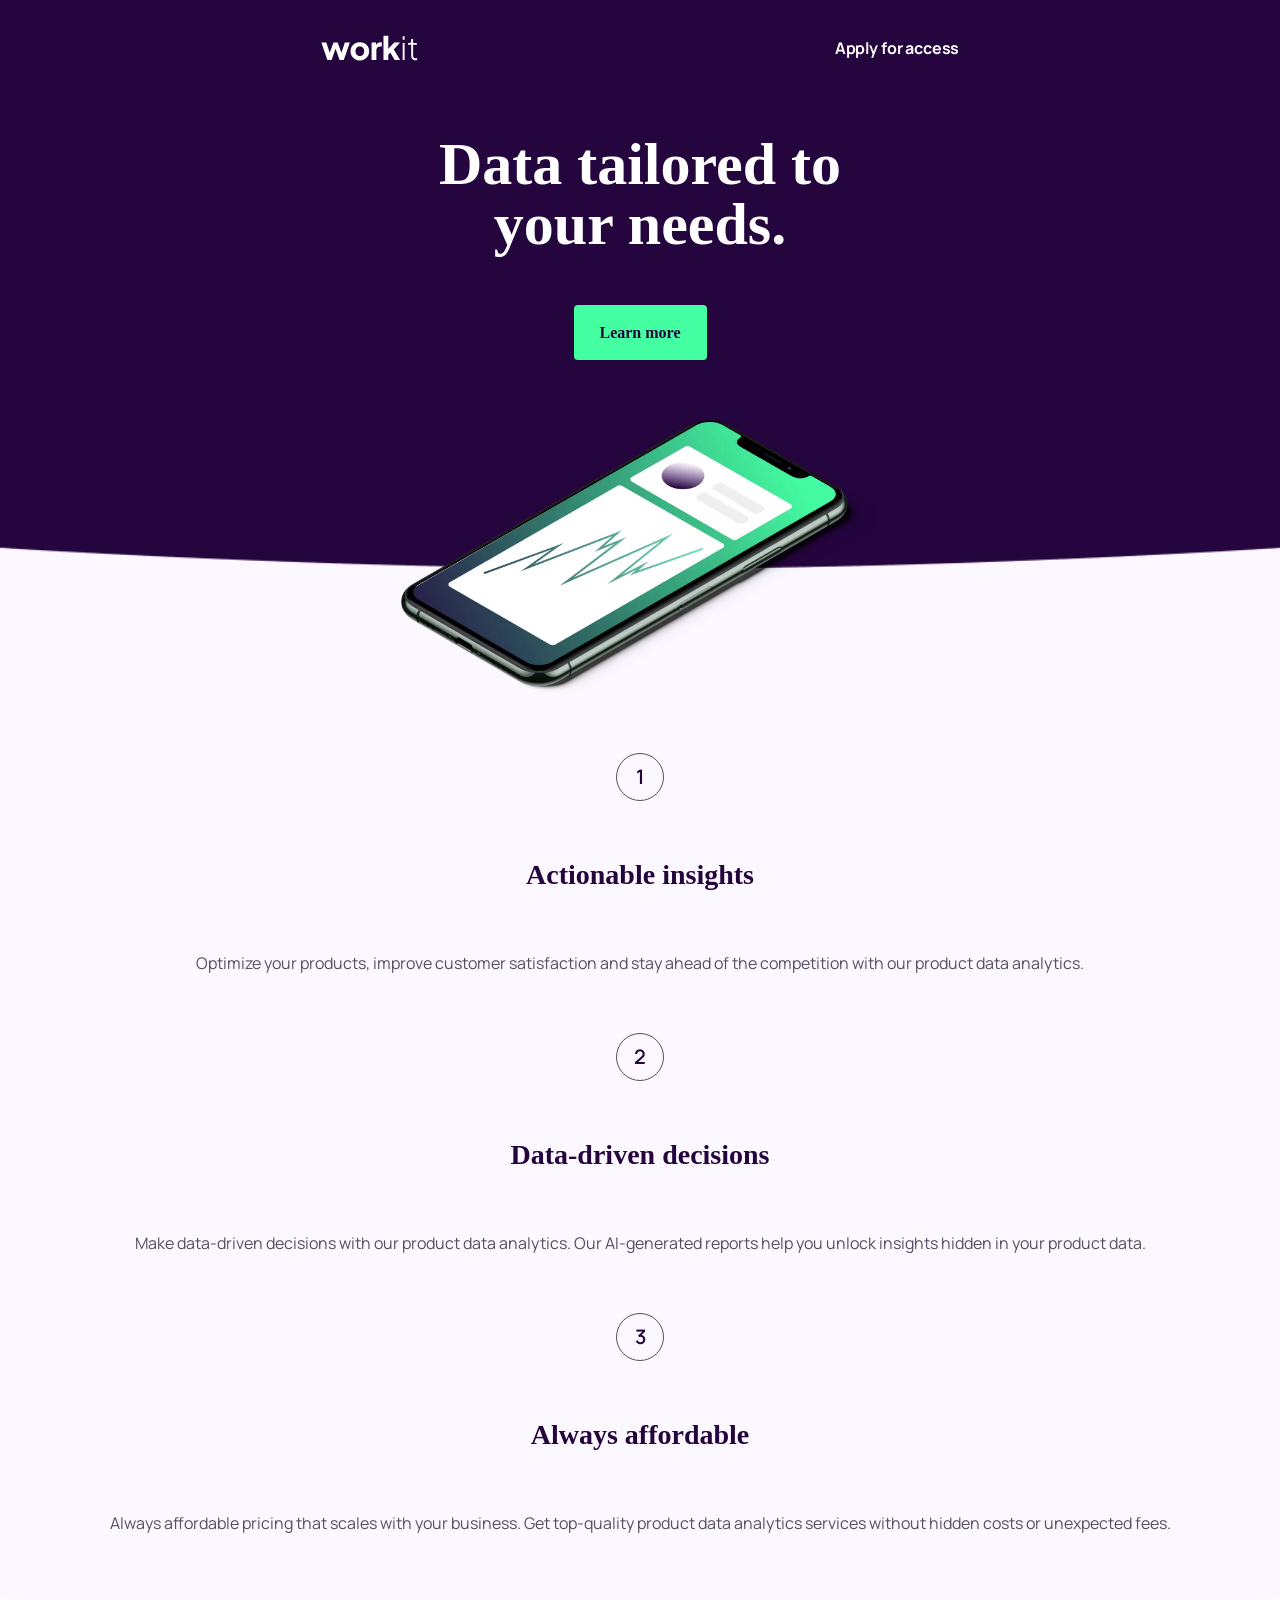
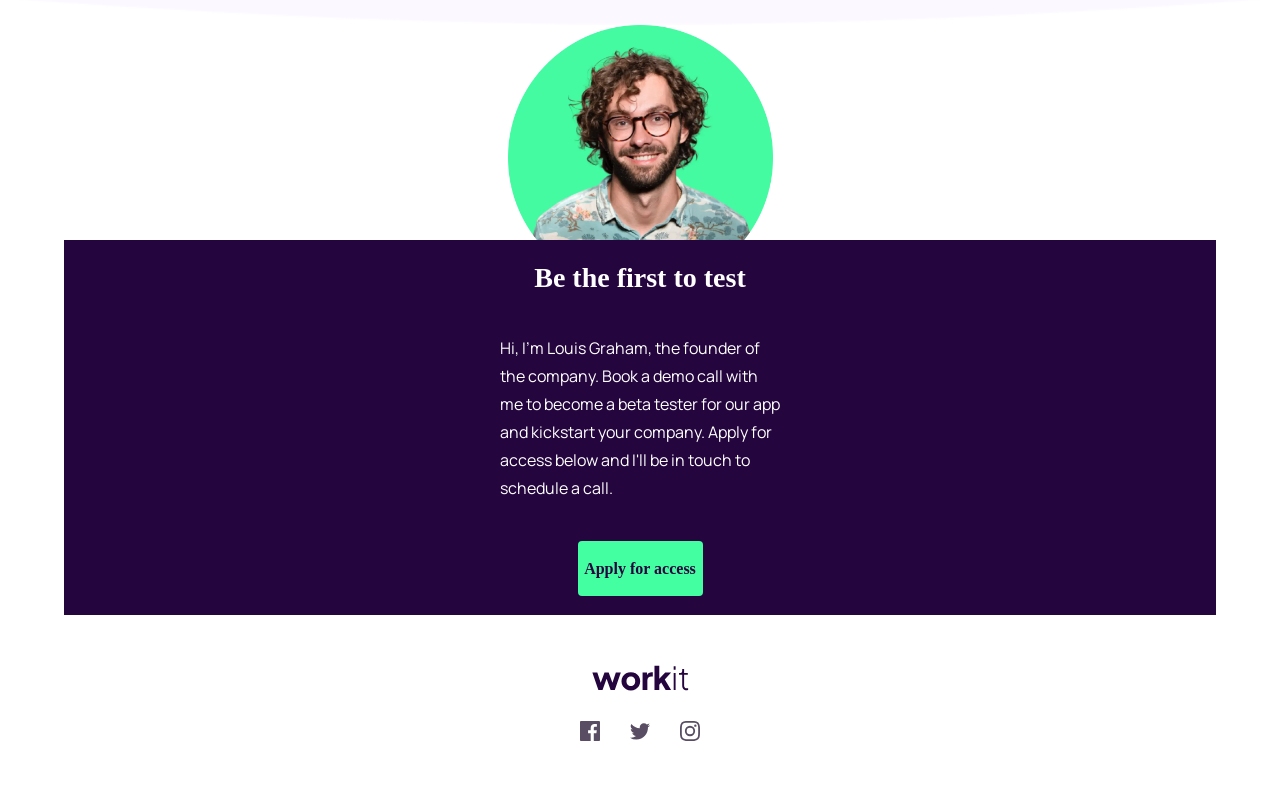
<file: index.html>
<!DOCTYPE html>
<html lang="en">
  <head>
    <meta charset="UTF-8" />
    <meta name="viewport" content="width=device-width, initial-scale=1.0" />
    <link rel="stylesheet" href="index.css" />

    <link
      rel="icon"
      type="image/png"
      sizes="32x32"
      href="./assets/images/favicon-32x32.png"
    />

    <title>Frontend Mentor | Workit landing page</title>
  </head>
  <body>
    <div class="header-features-container">
      <header>
        <nav>
          <img class="logo" src="assets/images/logo-light.svg" alt="logo" />
          <a class="apply-button">Apply for access</a>
        </nav>
        <section class="hero">
          <h1 class="header-heading">Data tailored to your needs.</h1>
          <a href="#" class="header-button">Learn more</a>
        </section>
      </header>
      <img
        class="image-hero"
        src="assets/images/image-hero.webp"
        alt="image-hero"
      />
      <section class="features">
        <div class="features-div">
          <article>
            <p class="features__marker">1</p>
            <h2>Actionable insights</h2>
            <p>
              Optimize your products, improve customer satisfaction and stay
              ahead of the competition with our product data analytics.
            </p>
          </article>
          <article>
            <p class="features__marker">2</p>
            <h2>Data-driven decisions</h2>
            <p>
              Make data-driven decisions with our product data analytics. Our
              AI-generated reports help you unlock insights hidden in your
              product data.
            </p>
          </article>
          <article>
            <p class="features__marker">3</p>
            <h2>Always affordable</h2>
            <p>
              Always affordable pricing that scales with your business. Get
              top-quality product data analytics services without hidden costs
              or unexpected fees.
            </p>
          </article>
        </div>
      </section>
    </div>
    <section class="beta-test">
      <img
        class="image-founder"
        src="assets/images/image-founder.webp"
        alt="image-founder"
      />
      <div class="beta-test-container">
        <h2 class="beta-test-heading">Be the first to test</h2>
        <p class="beta-test-paragraph">
          Hi, I'm Louis Graham, the founder of the company. Book a demo call
          with me to become a beta tester for our app and kickstart your
          company. Apply for access below and I'll be in touch to schedule a
          call.
        </p>
        <a href="#" class="beta-test-button">Apply for access</a>
      </div>
    </section>
    <footer>
      <img class="logo-dark" src="assets/images/logo-dark.svg" alt="logo" />
      <div class="social-media">
        <a href="#" class="facebook">
          <img
            class="logo"
            src="assets/images/icon-facebook.svg"
            alt="Facebook logo"
          />
        </a>
        <a href="#" class="twitter">
          <img
            class="logo"
            src="assets/images/icon-twitter.svg"
            alt="Twitter logo"
          />
        </a>
        <a href="#" class="instagram">
          <img
            class="logo"
            src="assets/images/icon-instagram.svg"
            alt="Instagram logo"
          />
        </a>
      </div>
    </footer>
  </body>
</html>
</file>
<file: index.css>
@import url('https://fonts.googleapis.com/css2?family=Fraunces:opsz,wght@9..144,600&family=Manrope&display=swap');


* {
    margin: 0;
    padding: 0;
    box-sizing: border-box;
}

body {
    background-color: #fff;
    color: #333;
    width: 100%;
    height: 100vh;
    display: flex;
    flex-direction: column;
    align-items: center;

}

.header-features-container {
    width: 100%;
    background-image: url('./assets/images/Rectangle.png'), url('./assets/images/Rectangle\ Copy.png');
    background-repeat: no-repeat, no-repeat;
    background-size: 100% 31%, 100% 100%;
    background-position: top center, center;
    display: flex;
    flex-direction: column;
    align-items: center;
}

header {
    height: 450px;
    color: #fff;
    display: flex;
    flex-direction: column;
    align-items: center;

}

nav {
    width: 90%;
    display: flex;
    justify-content: space-between;
    align-items: center;
    margin-top: 32px;
    margin-bottom: 70px;

}

.header-heading {
    text-align: center;
    font-family: Fraunces 144pt;
    font-size: 50px;
    font-style: normal;
    font-weight: 600;
    line-height: 50px;
    margin-bottom: 51px;
}

.hero {
    display: flex;
    flex-direction: column;
    align-items: center;
}

.apply-button {
    color: #fff;
    border: none;
    font-family: Manrope;
    font-size: 16px;
    font-style: normal;
    font-weight: 700;
    line-height: 32px;
    /* 200% */
    letter-spacing: -0.16px;
}

.header-button {
    width: 133px;
    height: 55px;
    line-height: 55px;
    background-color: #44FFA1;
    color: #24053E;
    text-decoration: none;
    border: none;
    border-radius: 4px;
    cursor: pointer;
    font-weight: bold;
    text-align: center;
}

.image-hero {
    width: 250px;
    position: relative;
    top: -60px;
}

.features {
    width: 90%;
    height: 900px;
}

.features-div {
    display: flex;
    flex-direction: column;
    align-items: center;
    justify-content: space-between;

}

article {
    height: 280px;
    display: flex;
    flex-direction: column;
    align-items: center;
    justify-content: space-around;
}

.features__marker {
    width: 48px;
    height: 48px;
    display: flex;
    justify-content: center;
    align-items: center;
    border-radius: 30.5px;
    border: 1px solid #584D62;
    color: #24053E;
    text-align: center;
    font-family: Fraunces 144pt;
    font-size: 20px;
    font-style: normal;
    font-weight: 600;
    line-height: 36px;
}

h2 {
    color: #24053E;
    text-align: center;
    font-family: Fraunces 144pt;
    font-size: 28px;
    font-style: normal;
    font-weight: 600;
    line-height: 36px;
}

p {
    color: #584D62;
    text-align: center;
    font-family: Manrope;
    font-size: 16px;
    font-style: normal;
    font-weight: 400;
    line-height: 28px;
}

.beta-test {
    width: 100%;
    display: flex;
    flex-direction: column;
    align-items: center;
}

.image-founder {
    width: 265px;
}

.beta-test-container {
    width: 90%;
    height: 375px;
    background-color: #24053E;
    display: flex;
    flex-direction: column;
    align-items: center;
    justify-content: space-around;
    position: relative;
    top: -50px;

}

.beta-test-heading {
    color: #FFF;
}

.beta-test-paragraph {
    width: 281px;
    color: #FFF;
}

.beta-test-button {
    width: 125px;
    height: 55px;
    line-height: 55px;
    background-color: #44FFA1;
    color: #24053E;
    text-decoration: none;
    border: none;
    border-radius: 4px;
    cursor: pointer;
    font-weight: bold;
    text-align: center;
}



footer {
    width: 375px;
    height: 240px;
    display: flex;
    flex-direction: column;
    align-items: center;
    padding-bottom: 50px;
}

.logo-dark {
   margin-bottom: 30px;
}

.social-media {
    display: flex;
    align-items: center;
    justify-content: space-between;
    gap: 30px
}




@media (min-width: 768px) {
    .header-heading {
        width: 75%;
        font-size: 60px;
        line-height: 60px;
    }

    .image-hero {
        width: 479px;
        top: -30px;
    }

    .header-features-container {
       
        background-size: 100% 35%, 100% 100%;
       
    }

    article {
    
    }

    
h2 {
    text-align: start;
}

p {
    text-align: start;
}

    
}

@media (min-width: 1024px) {

}
</file>
